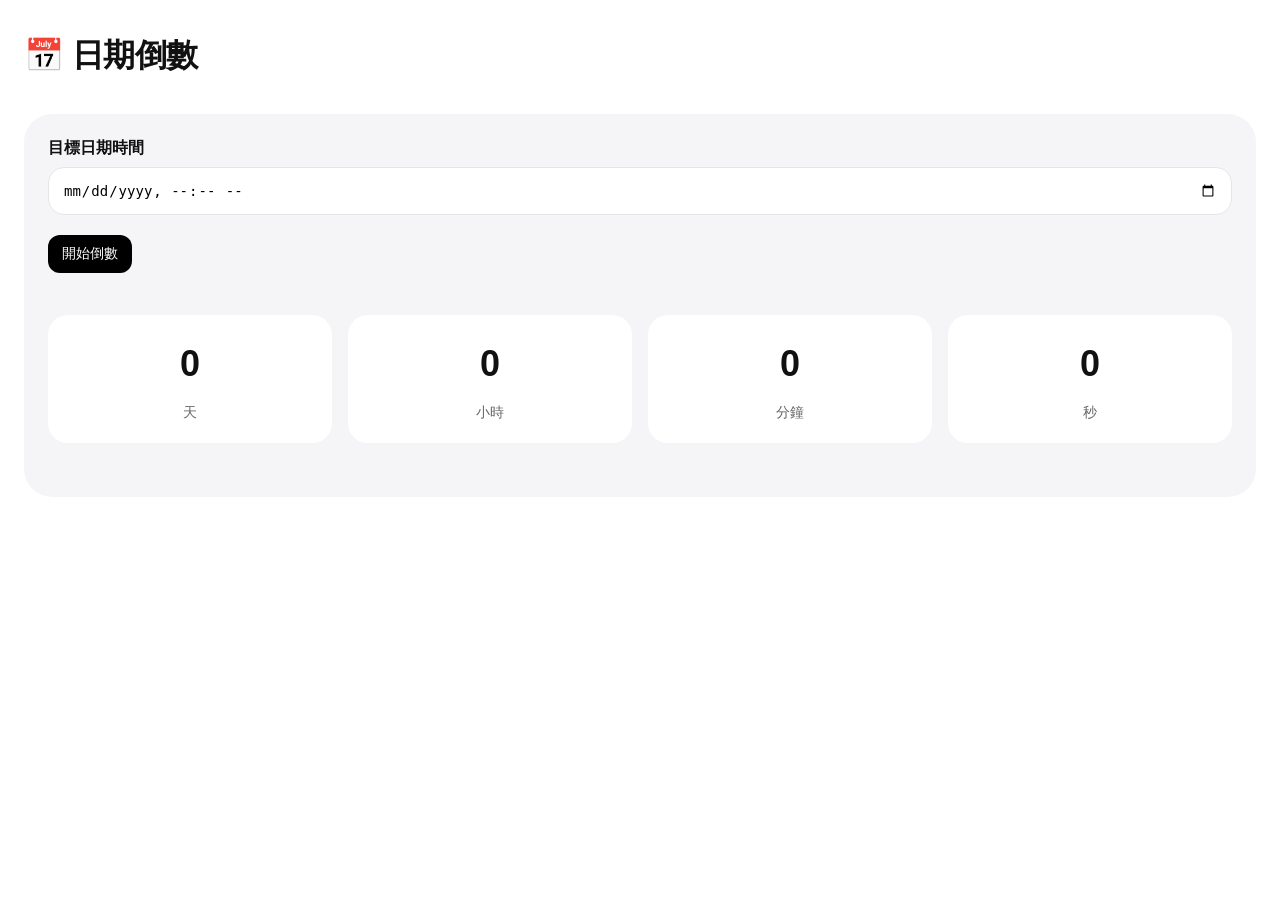
<file: tool/date-countdown.html>
<!DOCTYPE html>
<html lang="zh-TW">
<head>
<meta charset="UTF-8">
<meta name="viewport" content="width=device-width, initial-scale=1.0">

<link rel="stylesheet" href="../design-system.css">

<title>日期倒數</title>

<style>
.form-group{
    margin-bottom:20px;
}

label{
    display:block;
    margin-bottom:8px;
    font-weight:600;
}

.countdown{
    display:grid;
    grid-template-columns:repeat(auto-fit,minmax(120px,1fr));
    gap:16px;
    margin-top:20px;
}

.item{
    background:white;
    border-radius:20px;
    padding:20px;
    text-align:center;
}

.number{
    font-size:36px;
    font-weight:700;
}

.label{
    margin-top:8px;
    color:#666;
}

.message{
    margin-top:20px;
    font-size:20px;
    font-weight:600;
}
</style>

</head>

<body>
<div class="page">

    <div class="page-header">
        <h1>📅 日期倒數</h1>
		<div class="subtitle"></div>
    </div>

    <div class="section">
		<div class="form-group">
			<label>目標日期時間</label>
			<input type="datetime-local" id="targetDate">
		</div>

		<button class="primary" onclick="startCountdown()">
			開始倒數
		</button>

		<div class="result">

			<div class="countdown">

				<div class="item">
					<div class="number" id="days">0</div>
					<div class="label">天</div>
				</div>

				<div class="item">
					<div class="number" id="hours">0</div>
					<div class="label">小時</div>
				</div>

				<div class="item">
					<div class="number" id="minutes">0</div>
					<div class="label">分鐘</div>
				</div>

				<div class="item">
					<div class="number" id="seconds">0</div>
					<div class="label">秒</div>
				</div>

			</div>

			<div class="message" id="message"></div>

		</div>
    </div>

</div>

<script>

let timer = null;

function startCountdown() {

    const input = document.getElementById("targetDate").value;

    if (!input) {
        alert("請選擇日期");
        return;
    }

    const targetDate = new Date(input);

    if (timer) {
        clearInterval(timer);
    }

    updateCountdown(targetDate);

    timer = setInterval(() => {
        updateCountdown(targetDate);
    }, 1000);
}

function updateCountdown(targetDate) {

    const now = new Date();

    const diff = targetDate - now;

    if (diff <= 0) {

        document.getElementById("days").textContent = 0;
        document.getElementById("hours").textContent = 0;
        document.getElementById("minutes").textContent = 0;
        document.getElementById("seconds").textContent = 0;

        document.getElementById("message").textContent =
            "🎉 已到達目標日期";

        clearInterval(timer);

        return;
    }

    const days =
        Math.floor(diff / (1000 * 60 * 60 * 24));

    const hours =
        Math.floor(
            (diff % (1000 * 60 * 60 * 24))
            / (1000 * 60 * 60)
        );

    const minutes =
        Math.floor(
            (diff % (1000 * 60 * 60))
            / (1000 * 60)
        );

    const seconds =
        Math.floor(
            (diff % (1000 * 60))
            / 1000
        );

    document.getElementById("days").textContent = days;
    document.getElementById("hours").textContent = hours;
    document.getElementById("minutes").textContent = minutes;
    document.getElementById("seconds").textContent = seconds;

    document.getElementById("message").textContent =
        `距離 ${targetDate.toLocaleString()} 還有`;
}

</script>

</body>
</html>
</file>
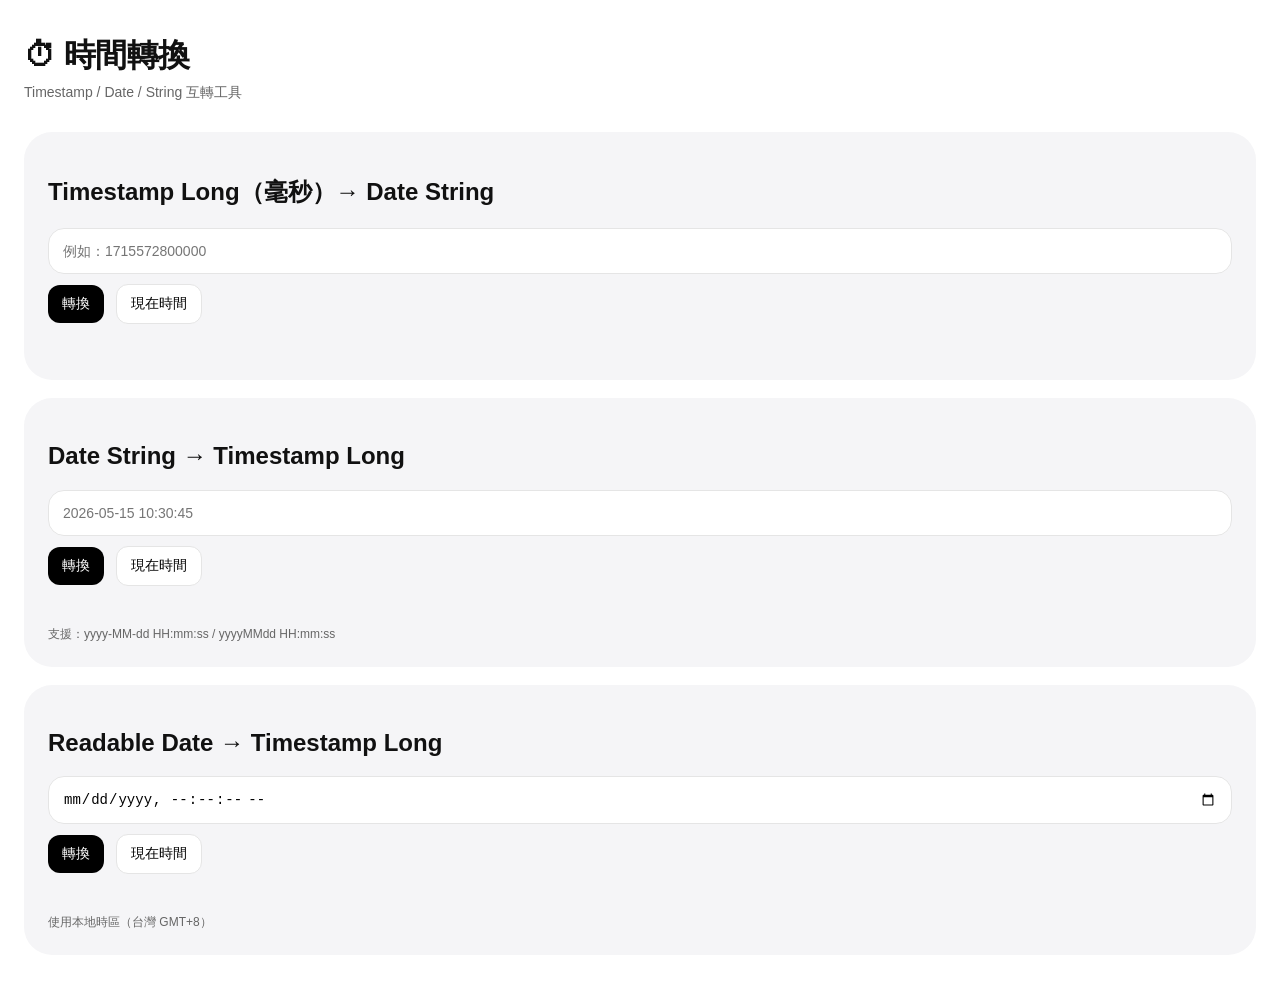
<file: tool/date-time-convert.html>
<!DOCTYPE html>
<html lang="zh-TW">
<head>
<meta charset="UTF-8">
<meta name="viewport" content="width=device-width, initial-scale=1.0">

<link rel="stylesheet" href="../design-system.css">

<title>時間轉換</title>

</head>

<body>
<div class="page">

    <div class="page-header">
        <h1>⏱ 時間轉換</h1>
        <div class="subtitle">Timestamp / Date / String 互轉工具</div>
    </div>

	<!-- 1 -->
	<div class="section">
		<h2>Timestamp Long（毫秒）→ Date String</h2>

		<input id="timestampInput" type="number" placeholder="例如：1715572800000">

		<button class="primary" onclick="timestampToDate()">轉換</button>
		<button class="secondary" onclick="fillNowTimestamp()">現在時間</button>

		<div id="dateResult" class="result"></div>
	</div>

	<!-- 2 -->
	<div class="section">
		<h2>Date String → Timestamp Long</h2>

		<input id="customDateInput" type="text" placeholder="2026-05-15 10:30:45">

		<button class="primary" onclick="customDateToTimestamp()">轉換</button>
		<button class="secondary" onclick="fillCustomNowDate()">現在時間</button>

		<div id="customTimestampResult" class="result"></div>

		<div class="hint">
			支援：yyyy-MM-dd HH:mm:ss / yyyyMMdd HH:mm:ss
		</div>
	</div>

	<!-- 3 -->
	<div class="section">
		<h2>Readable Date → Timestamp Long</h2>

		<input id="dateInput" type="datetime-local" step="1">

		<button class="primary" onclick="dateToTimestamp()">轉換</button>
		<button class="secondary" onclick="fillNowDate()">現在時間</button>

		<div id="timestampResult" class="result"></div>

		<div class="hint">
			使用本地時區（台灣 GMT+8）
		</div>
	</div>

</div>

<script>

/* ---------- timestamp → date ---------- */
function timestampToDate(){

    const value =
        document.getElementById("timestampInput").value;

    const result =
        document.getElementById("dateResult");

    if(!value){
        result.innerHTML = "請輸入 timestamp";
        return;
    }

    const date = new Date(Number(value));

    result.innerHTML =
        `本地時間：${format(date)}<br>
         ISO：${date.toISOString()}`;
}

/* ---------- date → timestamp ---------- */
function dateToTimestamp(){

    const value =
        document.getElementById("dateInput").value;

    const result =
        document.getElementById("timestampResult");

    const date = new Date(value);

    result.innerHTML =
        `timestamp(ms)：${date.getTime()}<br>
         timestamp(s)：${Math.floor(date.getTime()/1000)}`;
}

/* ---------- string → timestamp ---------- */
function customDateToTimestamp(){

    const value =
        document.getElementById("customDateInput").value.trim();

    const result =
        document.getElementById("customTimestampResult");

    const regex =
        /^(\d{4})(?:-)?(\d{2})(?:-)?(\d{2})\s+(\d{2}):(\d{2}):(\d{2})$/;

    const match = value.match(regex);

    if(!match){
        result.innerHTML = "格式錯誤";
        return;
    }

    const date =
        new Date(
            match[1],
            match[2]-1,
            match[3],
            match[4],
            match[5],
            match[6]
        );

    result.innerHTML =
        `timestamp(ms)：${date.getTime()}<br>
         timestamp(s)：${Math.floor(date.getTime()/1000)}`;
}

/* ---------- helpers ---------- */
function format(d){
    return d.getFullYear() + "-"
        + pad(d.getMonth()+1) + "-"
        + pad(d.getDate()) + " "
        + pad(d.getHours()) + ":"
        + pad(d.getMinutes()) + ":"
        + pad(d.getSeconds());
}

function pad(n){
    return String(n).padStart(2,"0");
}

/* ---------- fill ---------- */
function fillNowTimestamp(){
    document.getElementById("timestampInput").value = Date.now();
}

function fillNowDate(){
    const d = new Date();
    document.getElementById("dateInput").value =
        d.toISOString().slice(0,19);
}

function fillCustomNowDate(){
    const d = new Date();
    document.getElementById("customDateInput").value =
        format(d);
}

</script>

</body>
</html>
</file>
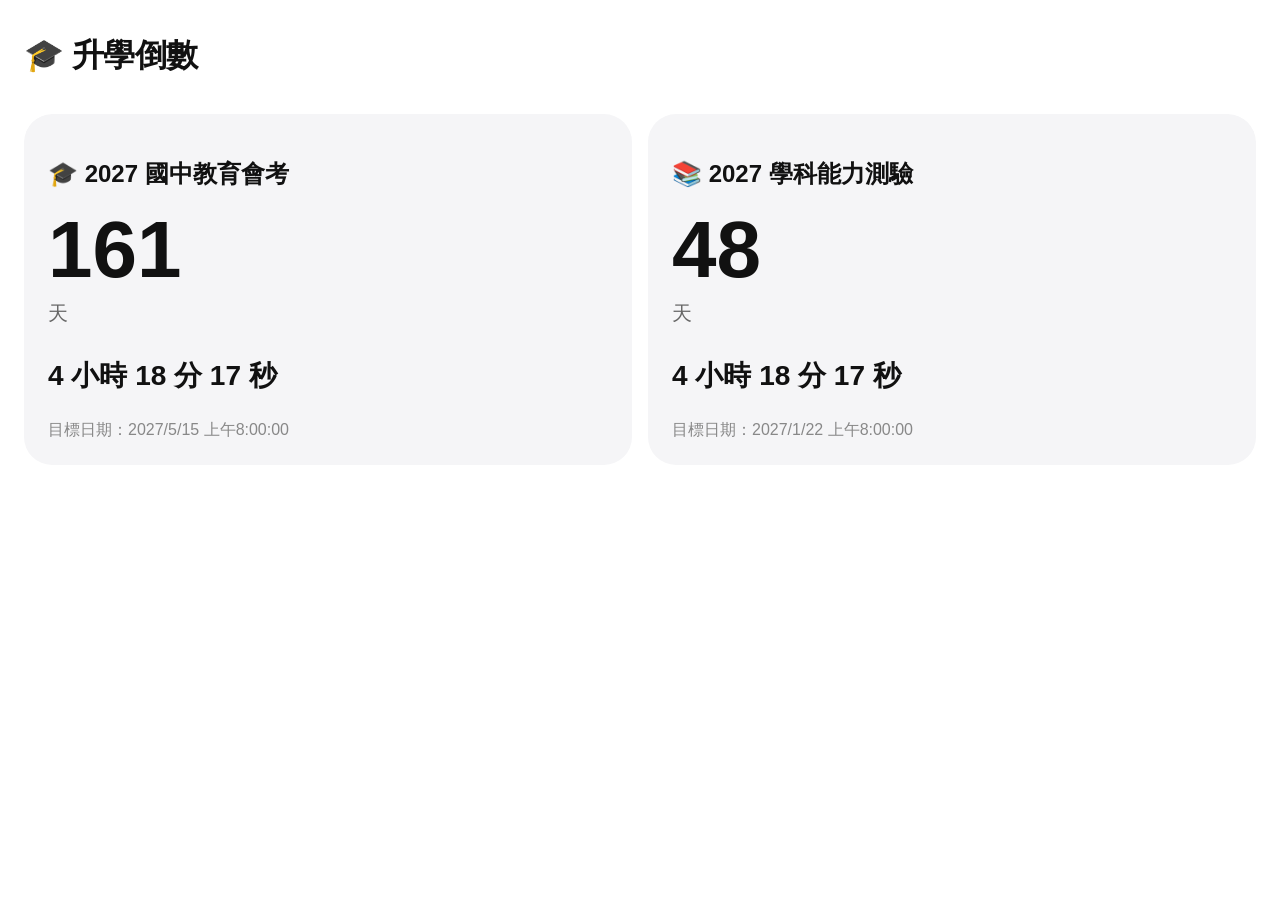
<file: tool/exam-countdown.html>
<!DOCTYPE html>
<html lang="zh-TW">
<head>
<meta charset="UTF-8">
<meta name="viewport" content="width=device-width, initial-scale=1.0">

<link rel="stylesheet" href="../design-system.css">

<title>升學倒數</title>

<style>
.title{
    font-size:28px;
    font-weight:700;
    margin-bottom:30px;
}

.days{
    font-size:80px;
    font-weight:800;
    line-height:1;
}

.days-label{
    font-size:20px;
    color:#666;
    margin-top:10px;
}

.time{
    margin-top:30px;
    font-size:28px;
    font-weight:600;
}

.target-date{
    margin-top:25px;
    font-size:16px;
    color:#888;
}

.expired{
    color:#000;
    font-size:60px;
}

@media(max-width:900px){
    .days{
        font-size:64px;
    }
}
</style>
</head>

<body>

<div class="page">

    <div class="page-header">
        <h1>🎓 升學倒數</h1>
        <div class="subtitle"></div>
    </div>

    <div class="section grid grid-2">

			<div class="section">
				<h2 id="name-0"></h2>

				<div class="days" id="days-0">--</div>
				<div class="days-label">天</div>

				<div class="time" id="time-0">--</div>

				<div class="target-date" id="date-0"></div>
			</div>

			<div class="section">
				<h2 id="name-1"></h2>

				<div class="days" id="days-1">--</div>
				<div class="days-label">天</div>

				<div class="time" id="time-1">--</div>

				<div class="target-date" id="date-1"></div>
			</div>

    </div>

</div>

<script>

const exams = [
    {
        name: "🎓 2027 國中教育會考",
        date: new Date("2027-05-15T08:00:00")
    },
    {
        name: "📚 2027 學科能力測驗",
        date: new Date("2027-01-22T08:00:00")
    }
];

function renderNames() {

    exams.forEach((exam, index) => {

        const el = document.getElementById(`name-${index}`);

        el.textContent =
            `${exam.name.toLocaleString('zh-TW')}`;
    });
}

function renderDates() {

    exams.forEach((exam, index) => {

        const el = document.getElementById(`date-${index}`);

        el.textContent =
            `目標日期：${exam.date.toLocaleString('zh-TW')}`;
    });
}

function updateCountdown() {

    const now = new Date();

    exams.forEach((exam,index)=>{

        const target = new Date(exam.date);

        const diff = target - now;

        const daysEl =
            document.getElementById(`days-${index}`);

        const timeEl =
            document.getElementById(`time-${index}`);

        if(diff <= 0){

            daysEl.innerHTML = "🎉";
            daysEl.classList.add("expired");

            timeEl.innerHTML = "已到達目標日期";

            return;
        }

        const days =
            Math.floor(diff / 86400000);

        const hours =
            Math.floor(
                (diff % 86400000) / 3600000
            );

        const minutes =
            Math.floor(
                (diff % 3600000) / 60000
            );

        const seconds =
            Math.floor(
                (diff % 60000) / 1000
            );

        daysEl.innerHTML = days;

        timeEl.innerHTML =
            `${hours} 小時 ${minutes} 分 ${seconds} 秒`;

    });

}

renderNames();
renderDates();
updateCountdown();
setInterval(updateCountdown,1000);

</script>

</body>
</html>
</file>
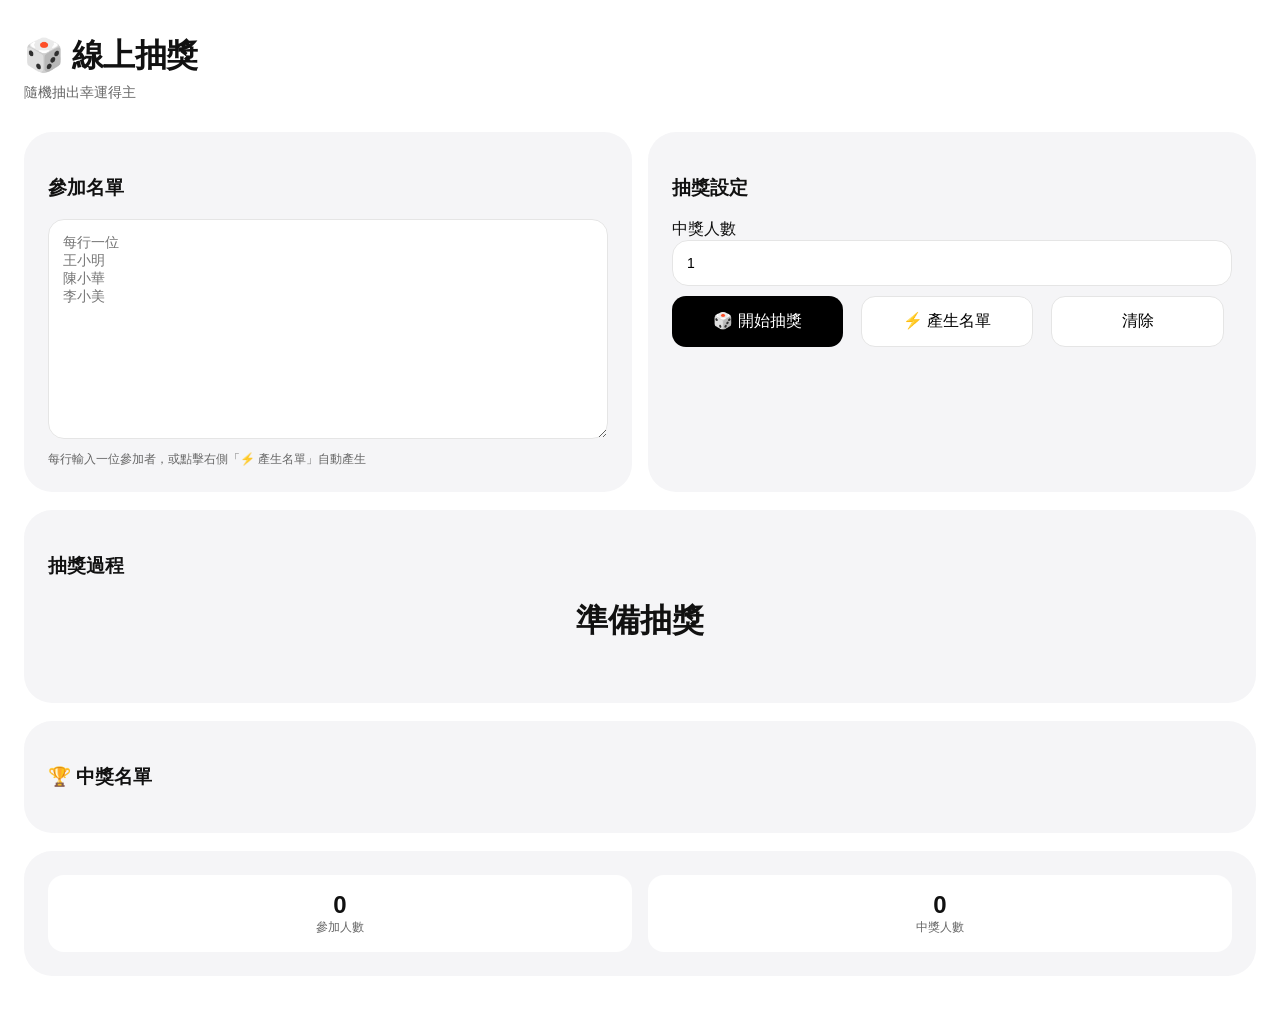
<file: tool/lottery-picker.html>
<!DOCTYPE html>
<html lang="zh-TW">
<head>
<meta charset="UTF-8">
<meta name="viewport" content="width=device-width, initial-scale=1.0">

<link rel="stylesheet" href="../design-system.css">

<title>線上抽獎</title>

<style>
/* lottery-picker 專用樣式 */
textarea{
    width:100%;
    min-height:220px;
    resize:vertical;

    padding:14px;
    border-radius:var(--r-md);
    border:1px solid var(--border);

    font-size:14px;
    font-family:inherit;
    background:#fff;
}

.winner-display{
    text-align:center;
    font-size:32px;
    font-weight:700;
    min-height:60px;
    margin:20px 0;
}

.winner-list{
    margin-top:16px;
}

.winner-item{
    background:#fff;
    border-radius:14px;
    padding:12px 16px;
    margin-bottom:10px;
}

.stats{
    display:flex;
    gap:16px;
    flex-wrap:wrap;
}

.stat-card{
    flex:1;
    min-width:120px;
    background:#fff;
    border-radius:16px;
    padding:16px;
    text-align:center;
}

.stat-value{
    font-size:24px;
    font-weight:600;
}

.stat-label{
    color:var(--muted);
    font-size:12px;
}

</style>
</head>

<body>

<div class="page">

    <div class="page-header">
        <h1>🎲 線上抽獎</h1>
        <div class="subtitle">隨機抽出幸運得主</div>
    </div>

    <div class="grid grid-2">

        <!-- 左側 -->
        <div class="section">

            <h3>參加名單</h3>

            <textarea
                id="nameList"
                placeholder="每行一位&#10;王小明&#10;陳小華&#10;李小美"></textarea>

            <div class="hint">
                每行輸入一位參加者，或點擊右側「⚡ 產生名單」自動產生
            </div>

        </div>

        <!-- 右側 -->
        <div class="section">

            <h3>抽獎設定</h3>

            <label>中獎人數</label>

            <input
                type="number"
                id="winnerCount"
                value="1"
                min="1">

            <div id="autoCountWrap" style="display:none;">
                <label>產生數量</label>
                <input
                    type="number"
                    id="autoCount"
                    value="10"
                    min="1"
                    max="999">
            </div>

            <div class="timer-actions">

                <button
                    class="primary"
                    onclick="startLottery()">
                    🎲 開始抽獎
                </button>

                <button
                    class="secondary"
                    onclick="showAutoCountDialog()">
                    ⚡ 產生名單
                </button>

                <button
                    class="secondary"
                    onclick="clearData()">
                    清除
                </button>

            </div>

        </div>

    </div>

    <!-- 動畫 -->
    <div class="section">

        <h3>抽獎過程</h3>

        <div
            id="rollingName"
            class="winner-display">
            準備抽獎
        </div>

    </div>

    <!-- 結果 -->
    <div class="section">

        <h3>🏆 中獎名單</h3>

        <div id="winnerList" class="winner-list"></div>

    </div>

    <!-- 統計 -->
    <div class="section">

        <div class="stats">

            <div class="stat-card">
                <div id="participantCount"
                     class="stat-value">0</div>
                <div class="stat-label">
                    參加人數
                </div>
            </div>

            <div class="stat-card">
                <div id="winnerCountDisplay"
                     class="stat-value">0</div>
                <div class="stat-label">
                    中獎人數
                </div>
            </div>

        </div>

    </div>

</div>

<script>

const STORAGE_NAMES = "lottery.names";
const STORAGE_COUNT = "lottery.count";

/* ---------- 初始化 ---------- */

          loadData();

/* ---------- 開始抽獎 ---------- */

function startLottery(){

    const names =
        getNames();

    const winnerCount =
        parseInt(
            document.getElementById(
                "winnerCount"
            ).value
        );

    if(names.length === 0){

        alert("請輸入參加名單");
        return;
    }

    if(winnerCount > names.length){

        alert("中獎人數不能大於參加人數");
        return;
    }

    saveData();

    animateLottery(
        names,
        winnerCount
    );

    document.getElementById(
        "rollingName"
    ).scrollIntoView({
        behavior: "smooth",
        block: "center"
    });
}

/* ---------- 動畫 ---------- */

function animateLottery(
    names,
    winnerCount
){

    const rolling =
        document.getElementById(
            "rollingName"
        );

    let drawn = 0;
    let remaining = [...names];

    function drawOne(){

        if(drawn >= winnerCount){
            return;
        }

        const interval =
            setInterval(()=>{

                const randomName =
                    remaining[
                        Math.floor(
                            Math.random() *
                            remaining.length
                        )
                    ];

                rolling.textContent =
                    randomName;

            },80);

        setTimeout(()=>{

            clearInterval(interval);

            const winnerIndex =
                Math.floor(
                    Math.random() *
                    remaining.length
                );

            const winner =
                remaining.splice(winnerIndex, 1)[0];

            rolling.textContent =
                winner;

            drawn++;

            showResult(
                [winner],
                drawn
            );

            if(drawn < winnerCount){

                setTimeout(drawOne, 3000);
            }

        },2000);
    }

    drawOne();
}

/* ---------- 抽獎 ---------- */

function drawWinners(
    names,
    count
){

    const shuffled =
        [...names];

    for(
        let i =
            shuffled.length-1;
        i>0;
        i--
    ){

        const j =
            Math.floor(
                Math.random() *
                (i+1)
            );

        [
            shuffled[i],
            shuffled[j]
        ] =
        [
            shuffled[j],
            shuffled[i]
        ];
    }

    return shuffled.slice(
        0,
        count
    );
}

/* ---------- 顯示結果 ---------- */

 function showResult(
    winners,
    currentCount
){

    const container =
        document.getElementById(
            "winnerList"
        );

    winners.forEach(
        (winner)=>{

        const div =
            document.createElement(
                "div"
            );

        div.className =
            "winner-item";

        div.innerHTML =
            `🏆 ${currentCount}. ${winner}`;

        container.appendChild(
            div
        );
    });

    document.getElementById(
        "winnerCountDisplay"
    ).textContent =
        currentCount;
}

/* ---------- 名單 ---------- */

function getNames(){

    return document
        .getElementById(
            "nameList"
        )
        .value
        .split("\n")
        .map(v=>v.trim())
        .filter(v=>v);
}

/* ---------- 儲存 ---------- */

    function saveData(){

    localStorage.setItem(
        STORAGE_NAMES,
        document.getElementById(
            "nameList"
        ).value
    );

    localStorage.setItem(
        STORAGE_COUNT,
        document.getElementById(
            "winnerCount"
        ).value
    );

    localStorage.setItem(
        "lottery.autoCount",
        document.getElementById(
            "autoCount"
        ).value
    );
}

/* ---------- 載入 ---------- */

   function loadData(){

    const names =
        localStorage.getItem(
            STORAGE_NAMES
        );

    const count =
        localStorage.getItem(
            STORAGE_COUNT
        );

    if(names){

        document.getElementById(
            "nameList"
        ).value =
            names;
    }

    if(count){

        document.getElementById(
            "winnerCount"
        ).value =
            count;
    }

    updateStats();
}

/* ---------- 清除 ---------- */

function clearData(){

    if(
        !confirm(
            "確定清除資料？"
        )
    ){
        return;
    }

    localStorage.removeItem(
        STORAGE_NAMES
    );

    localStorage.removeItem(
        STORAGE_COUNT
    );

    localStorage.removeItem(
        "lottery.autoCount"
    );

    location.reload();
}

/* ---------- 統計 ---------- */

document
    .getElementById(
        "nameList"
    )
    .addEventListener(
        "input",
        updateStats
    );

     function updateStats(){

    const names =
        getNames();

    document.getElementById(
        "participantCount"
    ).textContent =
        names.length;
}

/* ---------- 產生名單 ---------- */

function showAutoCountDialog(){

    const count = prompt("請輸入產生數量：", "10");
    if(count === null) return;

    const num = parseInt(count);
    if(isNaN(num) || num < 1){

        alert("請輸入有效的數量");
        return;
    }

    const names = [];
    for(let i = 1; i <= num; i++){
        names.push(`No.${i}`);
    }

    document.getElementById("nameList").value =
        names.join("\n");

    updateStats();
}


</script>

</body>
</html>
</file>
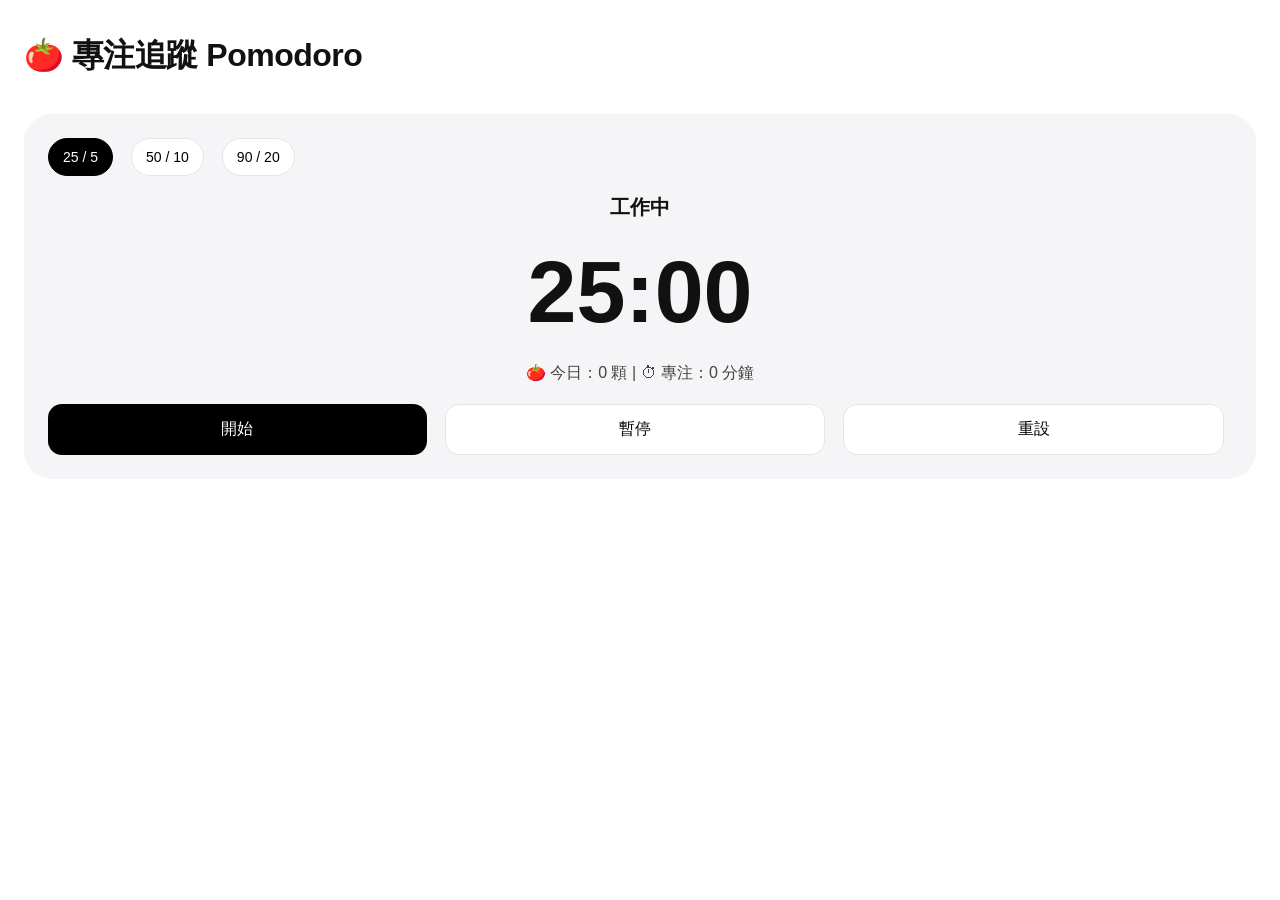
<file: tool/pomodoro.html>
<!DOCTYPE html>
<html lang="zh-TW">
<head>
<meta charset="UTF-8">
<meta name="viewport" content="width=device-width, initial-scale=1.0">

<link rel="stylesheet" href="../design-system.css">

<title>專注追蹤</title>

<style>
.status{
    text-align:center;
    font-size:20px;
    font-weight:600;
}

.timer{
    text-align:center;
    font-size:88px;
    font-weight:700;
    margin:20px 0;
}

.stats{
    text-align:center;
    margin-top:10px;
    font-size:16px;
    color:#444;
}
</style>
</head>

<body>
<div class="page">

    <div class="page-header">
        <h1>🍅 專注追蹤 Pomodoro</h1>
        <div class="subtitle"></div>
    </div>

    <div class="section">
		<!-- MODE -->
		<div class="mode-selector">

			<button class="mode-btn active" data-mode="25-5">25 / 5</button>
			<button class="mode-btn" data-mode="50-10">50 / 10</button>
			<button class="mode-btn" data-mode="90-20">90 / 20</button>

		</div>

		<div class="status" id="status" style="text-align:center;font-size:20px;font-weight:600;">工作中</div>

		<div class="timer" id="timer" style="text-align:center;font-size:88px;font-weight:700;margin:20px 0;">25:00</div>

		<div class="stats" style="text-align:center;margin-top:10px;font-size:16px;color:#444;">
			🍅 今日：<span id="count">0</span> 顆 |
			⏱ 專注：<span id="focus">0</span> 分鐘
		</div>

		<div class="timer-actions" style="margin-top:20px;">

			<button class="primary" onclick="start()">開始</button>
			<button class="secondary" onclick="pause()">暫停</button>
			<button class="secondary" onclick="reset()">重設</button>

		</div>
    </div>

</div>

<script>

/* =========================
   MODE CONFIG
========================= */
const MODES = {
    "25-5": { work: 25*60, break: 5*60 },
    "50-10": { work: 50*60, break: 10*60 },
    "90-20": { work: 90*60, break: 20*60 }
};

/* =========================
   LOCAL STORAGE KEY
========================= */
const DATA_KEY = "pomodoro-data";
const MODE_KEY = "pomodoro-mode";

/* =========================
   STATE
========================= */
let currentMode =
    localStorage.getItem(MODE_KEY) || "25-5";

let state = {
    isWork: true,
    remaining: MODES[currentMode].work,
    count: 0,
    focusMinutes: 0,
    date: new Date().toDateString()
};

let timer = null;

/* =========================
   LOAD DATA
========================= */
function load(){

    const saved =
        JSON.parse(localStorage.getItem(DATA_KEY));

    if(!saved) return;

    // new day reset
    if(saved.date !== new Date().toDateString()){
        return;
    }

    state = saved;
}

/* =========================
   SAVE DATA
========================= */
function save(){
    localStorage.setItem(DATA_KEY, JSON.stringify(state));
}

/* =========================
   MODE UI SYNC
========================= */
function syncModeUI(){

    document.querySelectorAll(".mode-btn")
    .forEach(btn => {

        btn.classList.toggle(
            "active",
            btn.dataset.mode === currentMode
        );

    });

}

/* =========================
   RENDER
========================= */
function render(){

    const m = Math.floor(state.remaining / 60);
    const s = state.remaining % 60;

    document.getElementById("timer")
        .textContent =
        `${String(m).padStart(2,"0")}:${String(s).padStart(2,"0")}`;

    document.getElementById("count")
        .textContent = state.count;

    document.getElementById("focus")
        .textContent = state.focusMinutes;

    document.getElementById("status")
        .textContent = state.isWork ? "工作中" : "休息中";
}

/* =========================
   TICK
========================= */
function tick(){

    state.remaining--;

    if(state.isWork){
        state.focusMinutes = Math.floor(
            (state.count * MODES[currentMode].work +
            (MODES[currentMode].work - state.remaining)) / 60
        );
    }

    if(state.remaining <= 0){
        switchPhase();
    }

    render();
    save();
}

/* =========================
   SWITCH PHASE
========================= */
function switchPhase(){

    const config = MODES[currentMode];

    if(state.isWork){

        state.count++;

        if(state.count % 4 === 0){
            state.remaining = config.break * 3;
        }else{
            state.remaining = config.break;
        }

        state.isWork = false;

    }else{

        state.remaining = config.work;
        state.isWork = true;

    }

    render();
    save();
}

/* =========================
   CONTROL
========================= */
function start(){
    if(timer) return;
    timer = setInterval(tick,1000);
}

function pause(){
    clearInterval(timer);
    timer = null;
    save();
}

function reset(){

    pause();

    state.remaining =
        MODES[currentMode].work;

    state.isWork = true;

    state.count = 0;
    state.focusMinutes = 0;

    render();
    save();
}

/* =========================
   MODE CHANGE
========================= */
document.querySelectorAll(".mode-btn")
.forEach(btn => {

    btn.addEventListener("click", () => {

        currentMode = btn.dataset.mode;

        localStorage.setItem(MODE_KEY, currentMode);

        syncModeUI();

        reset();

    });

});

/* =========================
   INIT
========================= */
load();
syncModeUI();
render();

</script>

</body>
</html>
</file>
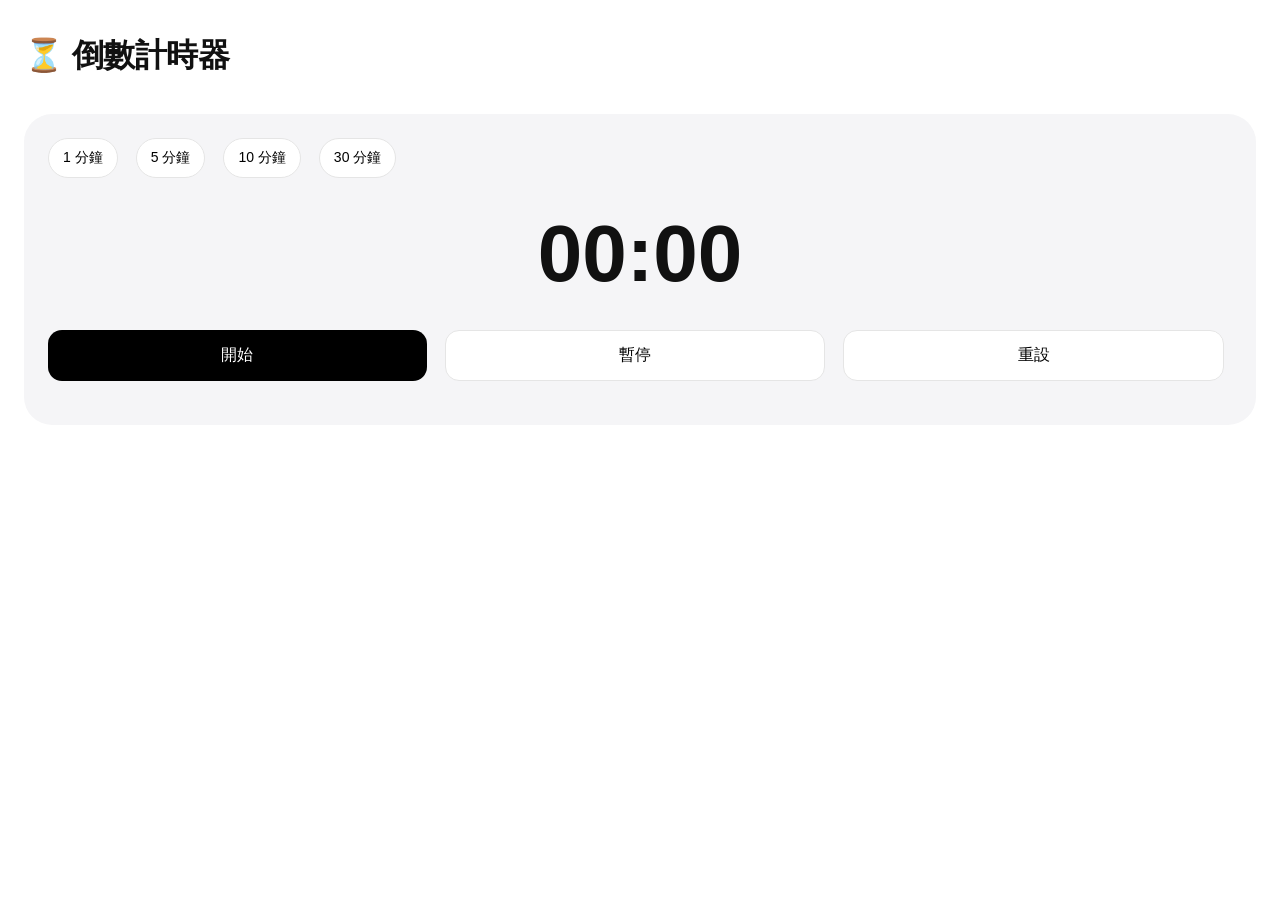
<file: tool/timer.html>
<!DOCTYPE html>
<html lang="zh-TW">
<head>
<meta charset="UTF-8">
<meta name="viewport" content="width=device-width, initial-scale=1.0">

<link rel="stylesheet" href="../design-system.css">

<title>倒數計時器</title>

<style>
.timer-display{
    text-align:center;
    font-size:80px;
    font-weight:700;
    margin:30px 0;
}

.message{
    margin-top:20px;
    text-align:center;
    font-size:18px;
    font-weight:600;
}
</style>
</head>
<body>
<div class="page">

    <div class="page-header">
        <h1>⏳ 倒數計時器</h1>
        <div class="subtitle"></div>
    </div>

    <div class="section">
		<div class="mode-selector">

			<button class="mode-btn" onclick="setTimer(1)">
				1 分鐘
			</button>

			<button class="mode-btn" onclick="setTimer(5)">
				5 分鐘
			</button>

			<button class="mode-btn" onclick="setTimer(10)">
				10 分鐘
			</button>

			<button class="mode-btn" onclick="setTimer(30)">
				30 分鐘
			</button>

		</div>

		<div class="timer-display" id="display" style="text-align:center;font-size:80px;font-weight:700;margin:30px 0;">
			00:00
		</div>

		<div class="timer-actions">

			<button class="primary" onclick="startTimer()">
				開始
			</button>

			<button class="secondary" onclick="pauseTimer()">
				暫停
			</button>

			<button class="secondary" onclick="resetTimer()">
				重設
			</button>

		</div>

		<div class="message" id="message" style="margin-top:20px;text-align:center;font-size:18px;font-weight:600;"></div>
    </div>

</div>

<script>

let totalSeconds = 0;
let remainingSeconds = 0;
let timer = null;

function setTimer(minutes){

    totalSeconds = minutes * 60;
    remainingSeconds = totalSeconds;

    updateDisplay();

    document.getElementById("message").textContent =
        `${minutes} 分鐘已設定`;
}

function updateDisplay(){

    const minutes =
        Math.floor(remainingSeconds / 60);

    const seconds =
        remainingSeconds % 60;

    document.getElementById("display").textContent =
        `${String(minutes).padStart(2,'0')}:${String(seconds).padStart(2,'0')}`;
}

function startTimer(){

    if(remainingSeconds <= 0){
        return;
    }

    if(timer){
        return;
    }

    document.getElementById("message").textContent =
        "倒數中...";

    timer = setInterval(() => {

        remainingSeconds--;

        updateDisplay();

        if(remainingSeconds <= 0){

            clearInterval(timer);
            timer = null;

            document.getElementById("message").textContent =
                "🎉 時間到！";

            alert("時間到！");
        }

    },1000);
}

function pauseTimer(){

    clearInterval(timer);
    timer = null;

    document.getElementById("message").textContent =
        "已暫停";
}

function resetTimer(){

    clearInterval(timer);

    timer = null;

    remainingSeconds = totalSeconds;

    updateDisplay();

    document.getElementById("message").textContent =
        "已重設";
}

</script>

</body>
</html>
</file>
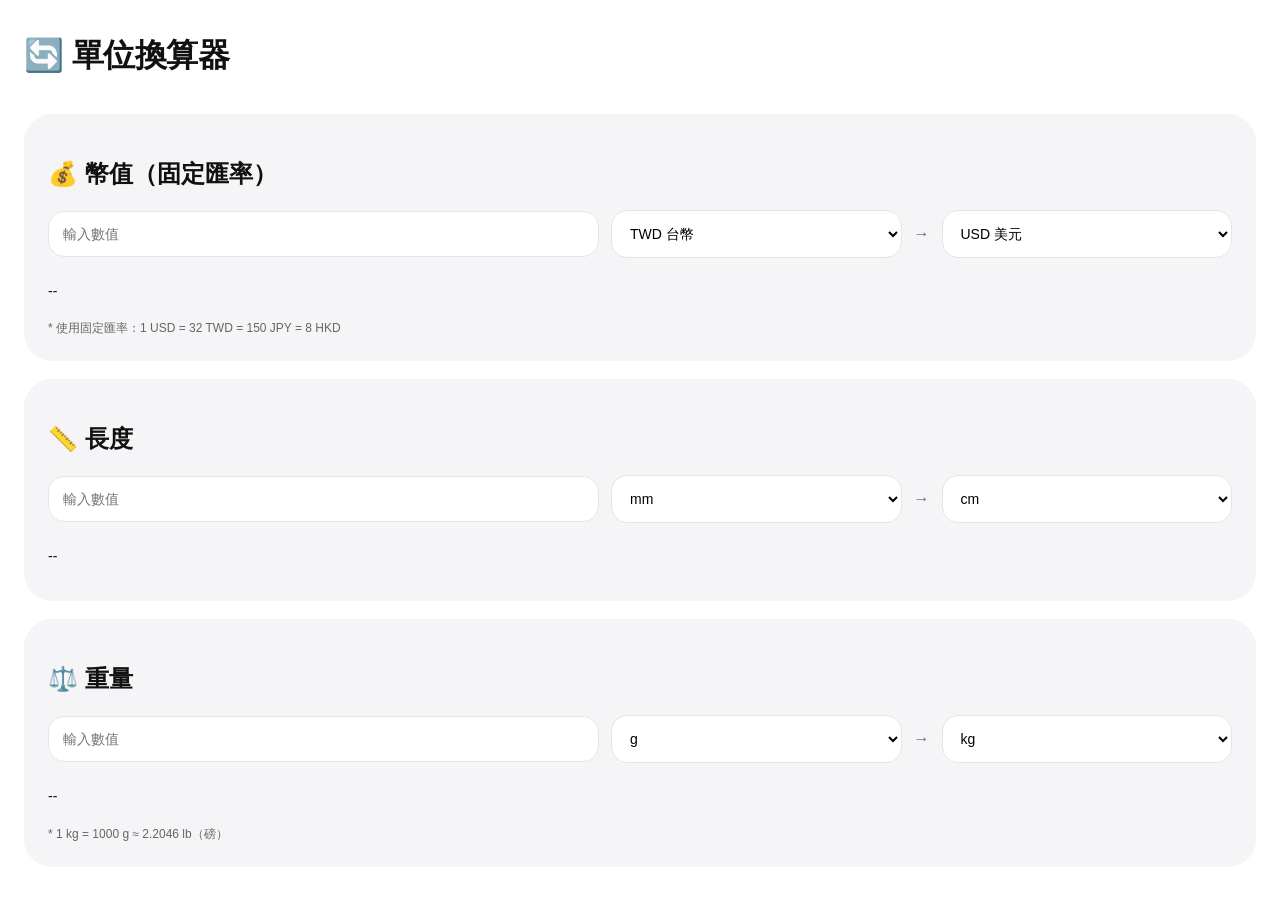
<file: tool/unit-convert.html>
<!DOCTYPE html>
<html lang="zh-TW">
<head>
<meta charset="UTF-8">
<meta name="viewport" content="width=device-width, initial-scale=1.0">

<link rel="stylesheet" href="../design-system.css">

<title>單位換算</title>
</head>

<body>
<div class="page">

    <div class="page-header">
        <h1>🔄 單位換算器</h1>
        <div class="subtitle"></div>
    </div>

	<!-- 幣值 -->
	<div class="section">
		<h2>💰 幣值（固定匯率）</h2>

		<div class="convert-row">
			<input type="number" id="money-input" placeholder="輸入數值">

			<select id="money-from">
				<option value="TWD">TWD 台幣</option>
				<option value="USD">USD 美元</option>
				<option value="JPY">JPY 日幣</option>
				<option value="HKD">HKD 港幣</option>
			</select>

			<span>→</span>

			<select id="money-to">
				<option value="USD">USD 美元</option>
				<option value="TWD">TWD 台幣</option>
				<option value="JPY">JPY 日幣</option>
				<option value="HKD">HKD 港幣</option>
			</select>
		</div>

		<div class="result" id="money-result">--</div>

		<div class="hint">* 使用固定匯率：1 USD = 32 TWD = 150 JPY = 8 HKD</div>
	</div>

    <div class="section">
		<h2>📏 長度</h2>

		<div class="convert-row">
			<input type="number" id="len-input" placeholder="輸入數值">

			<select id="len-from">
				<option value="mm">mm</option>
				<option value="cm">cm</option>
				<option value="m">m</option>
				<option value="km">km</option>
			</select>

			<span>→</span>

			<select id="len-to">
				<option value="cm">cm</option>
				<option value="mm">mm</option>
				<option value="m">m</option>
				<option value="km">km</option>
			</select>
		</div>

		<div class="result" id="len-result">--</div>
    </div>
	<!-- 重量 -->
	<div class="section">
		<h2>⚖️ 重量</h2>

		<div class="convert-row">
			<input type="number" id="weight-input" placeholder="輸入數值">

			<select id="weight-from">
				<option value="g">g</option>
				<option value="kg">kg</option>
				<option value="lb">lb</option>
			</select>

			<span>→</span>

			<select id="weight-to">
				<option value="kg">kg</option>
				<option value="g">g</option>
				<option value="lb">lb</option>
			</select>
		</div>

		<div class="result" id="weight-result">--</div>

		<div class="hint">* 1 kg = 1000 g ≈ 2.2046 lb（磅）</div>
	</div>

</div>

<script>

/* ========= 長度 ========= */
function convertLength(){

    const value = parseFloat(document.getElementById("len-input").value);
    const from = document.getElementById("len-from").value;
    const to = document.getElementById("len-to").value;

    if(isNaN(value)) return;

    const map = {
        mm: 0.001,
        cm: 0.01,
        m: 1,
        km: 1000
    };

    const meters = value * map[from];
    const result = meters / map[to];

    document.getElementById("len-result").textContent =
        `${result.toFixed(4)} ${to}`;
}

/* ========= 重量 ========= */
function convertWeight(){

    const value = parseFloat(document.getElementById("weight-input").value);
    const from = document.getElementById("weight-from").value;
    const to = document.getElementById("weight-to").value;

    if(isNaN(value)) return;

    const map = {
        g: 1,
        kg: 1000,
        lb: 453.592
    };

    const grams = value * map[from];
    const result = grams / map[to];

    document.getElementById("weight-result").textContent =
        `${result.toFixed(4)} ${to}`;
}

/* ========= 幣值 ========= */
function convertMoney(){

    const value = parseFloat(document.getElementById("money-input").value);
    const from = document.getElementById("money-from").value;
    const to = document.getElementById("money-to").value;

    if(isNaN(value)) return;

    const rate = {
        USD: 1,
        TWD: 32,
        JPY: 150,
		HKD: 8
    };

    const usd = value / rate[from];
    const result = usd * rate[to];

    document.getElementById("money-result").textContent =
        `${result.toFixed(2)} ${to}`;
}

/* ========= events ========= */
document.querySelectorAll("input, select")
.forEach(el => {
    el.addEventListener("input", () => {
        convertLength();
        convertWeight();
        convertMoney();
    });
});

</script>

</body>
</html>
</file>
<file: design-system.css>
:root{

    /* colors */
    --bg:#ffffff;
    --card:#f5f5f7;
    --text:#111111;
    --muted:#666666;
    --border:#e5e5e5;

    /* radius */
    --r-lg:28px;
    --r-md:16px;
    --r-sm:12px;

    /* spacing */
    --s-1:6px;
    --s-2:10px;
    --s-3:14px;
    --s-4:20px;
    --s-5:28px;

    /* font */
    --font:-apple-system,BlinkMacSystemFont,"SF Pro Display","PingFang TC",sans-serif;
}

*{
    box-sizing:border-box;
}

/* ===== BASE ===== */
body{
    margin:0;
    padding:0;
    background:var(--bg);
    color:var(--text);
    font-family:var(--font);
}

.page{
    padding:24px;
}

/* ===== PAGE HEADER ===== */
.page-header{
    margin-bottom:20px;
	
    position:sticky;
    top:0;
    background:#fff;
    padding:10px 0;
    z-index:10;
}

/* TITLE */
.page-header h1{
    font-size:32px;
    margin:0;
    letter-spacing:-0.5px;
}

/* SUBTITLE */
.subtitle{
    font-size:14px;
    color:#666;
    margin-top:6px;
}

/* ===== SECTION CARD ===== */
.section{
    background:var(--card);
    border-radius:var(--r-lg);
    padding:24px;
    margin-bottom:18px;
	
	width:100%;
	max-width:100%;
	overflow:hidden;
}

.section.grid{
    background:transparent;
    padding:0;
}

/* ===== LAYOUT ===== */
.grid{
    display:grid;
    gap:16px;
}

.grid-2{
    grid-template-columns:repeat(auto-fit, minmax(280px, 1fr));
}

.convert-row{
    display:flex;
    gap:12px;
    flex-wrap:wrap;
    align-items:center;
}

.convert-row input{
    flex:2;
    margin-bottom:0;
}

.convert-row select{
    flex:1;
    padding:14px;
    border-radius:var(--r-md);
    border:1px solid var(--border);
    font-size:14px;
    background:#fff;
    margin-bottom:0;
}

.convert-row span{
    font-size:16px;
    color:#666;
}

/* ===== INPUT ===== */
input{
    padding:14px;
    border-radius:var(--r-md);
    border:1px solid var(--border);
    font-size:14px;
    outline:none;
    background:#fff;
    margin-bottom:10px;
	
    width:100%;
    max-width:100%;
    display:block;
}

/* ===== BUTTON ===== */
button{
    padding:10px 14px;
    border:none;
    border-radius:var(--r-sm);
    cursor:pointer;
    font-size:14px;
    margin-right:8px;
    transition:0.15s;
	
	max-width:100%;
}

button.primary{
    background:#000;
    color:#fff;
}

button.secondary{
    background:#fff;
    border:1px solid var(--border);
}

button:hover{
    opacity:0.85;
}

/* ===== RESULT ===== */
.result{
    margin-top:12px;
    padding:10px 0;
    font-size:14px;
    line-height:1.6;
    color:var(--text);
	
    word-break:break-word;
    max-width:100%;
}

/* ===== HINT ===== */
.hint{
    font-size:12px;
    color:var(--muted);
    margin-top:8px;
}

/* ===== TIMER ACTIONS ===== */
.timer-actions{
    display:flex;
    gap:10px;
}

.timer-actions button{
    flex:1;
    border-radius:14px;
    padding:14px;
    font-size:16px;
}

.timer-actions button.primary{
    background:#000;
    color:#fff;
}

.timer-actions button.secondary{
    background:#fff;
    border:1px solid var(--border);
}

/* ===== MODE BUTTONS ===== */
.mode-selector{
    display:flex;
    gap:10px;
    margin-bottom:18px;
    flex-wrap:wrap;
}

.mode-btn{
    padding:10px 14px;
    border-radius:999px;
    border:1px solid var(--border);
    background:#fff;
    cursor:pointer;
}

.mode-btn.active{
    background:#000;
    color:#fff;
    border-color:#000;
}
</file>
